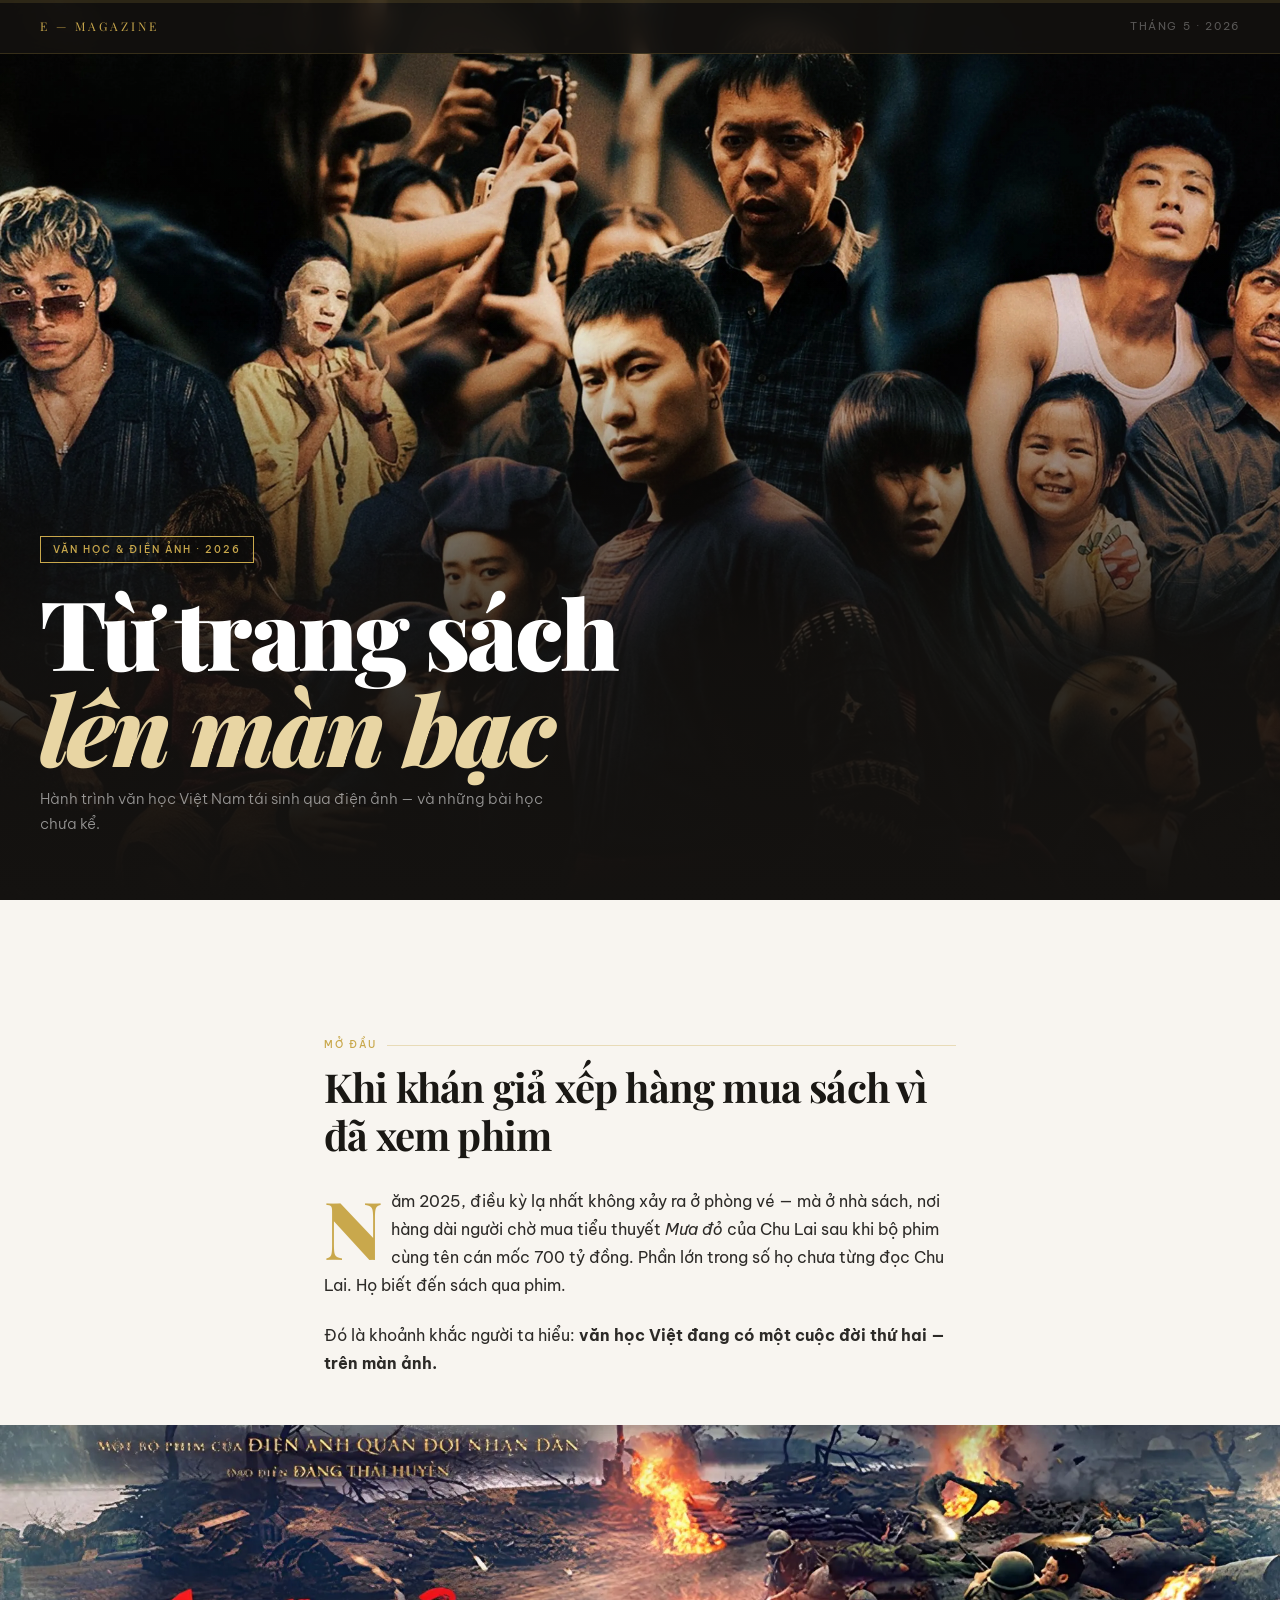
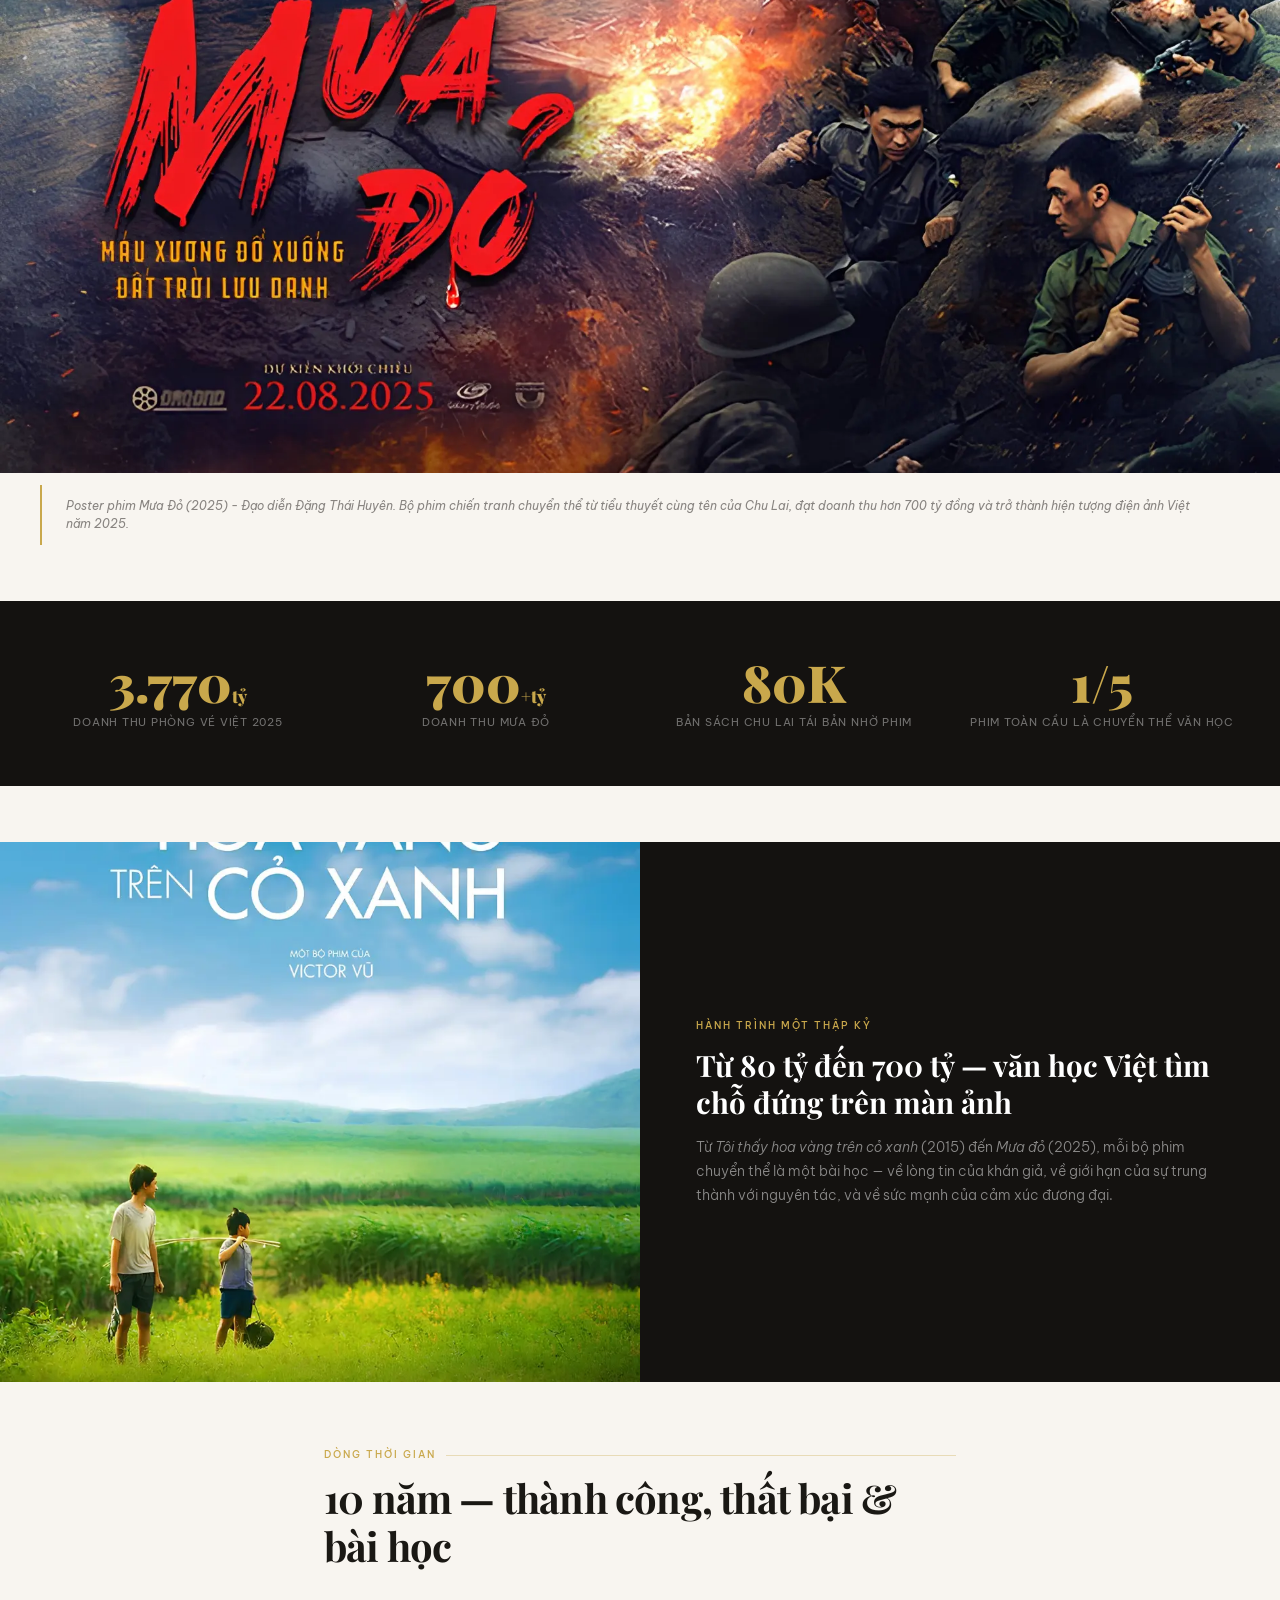
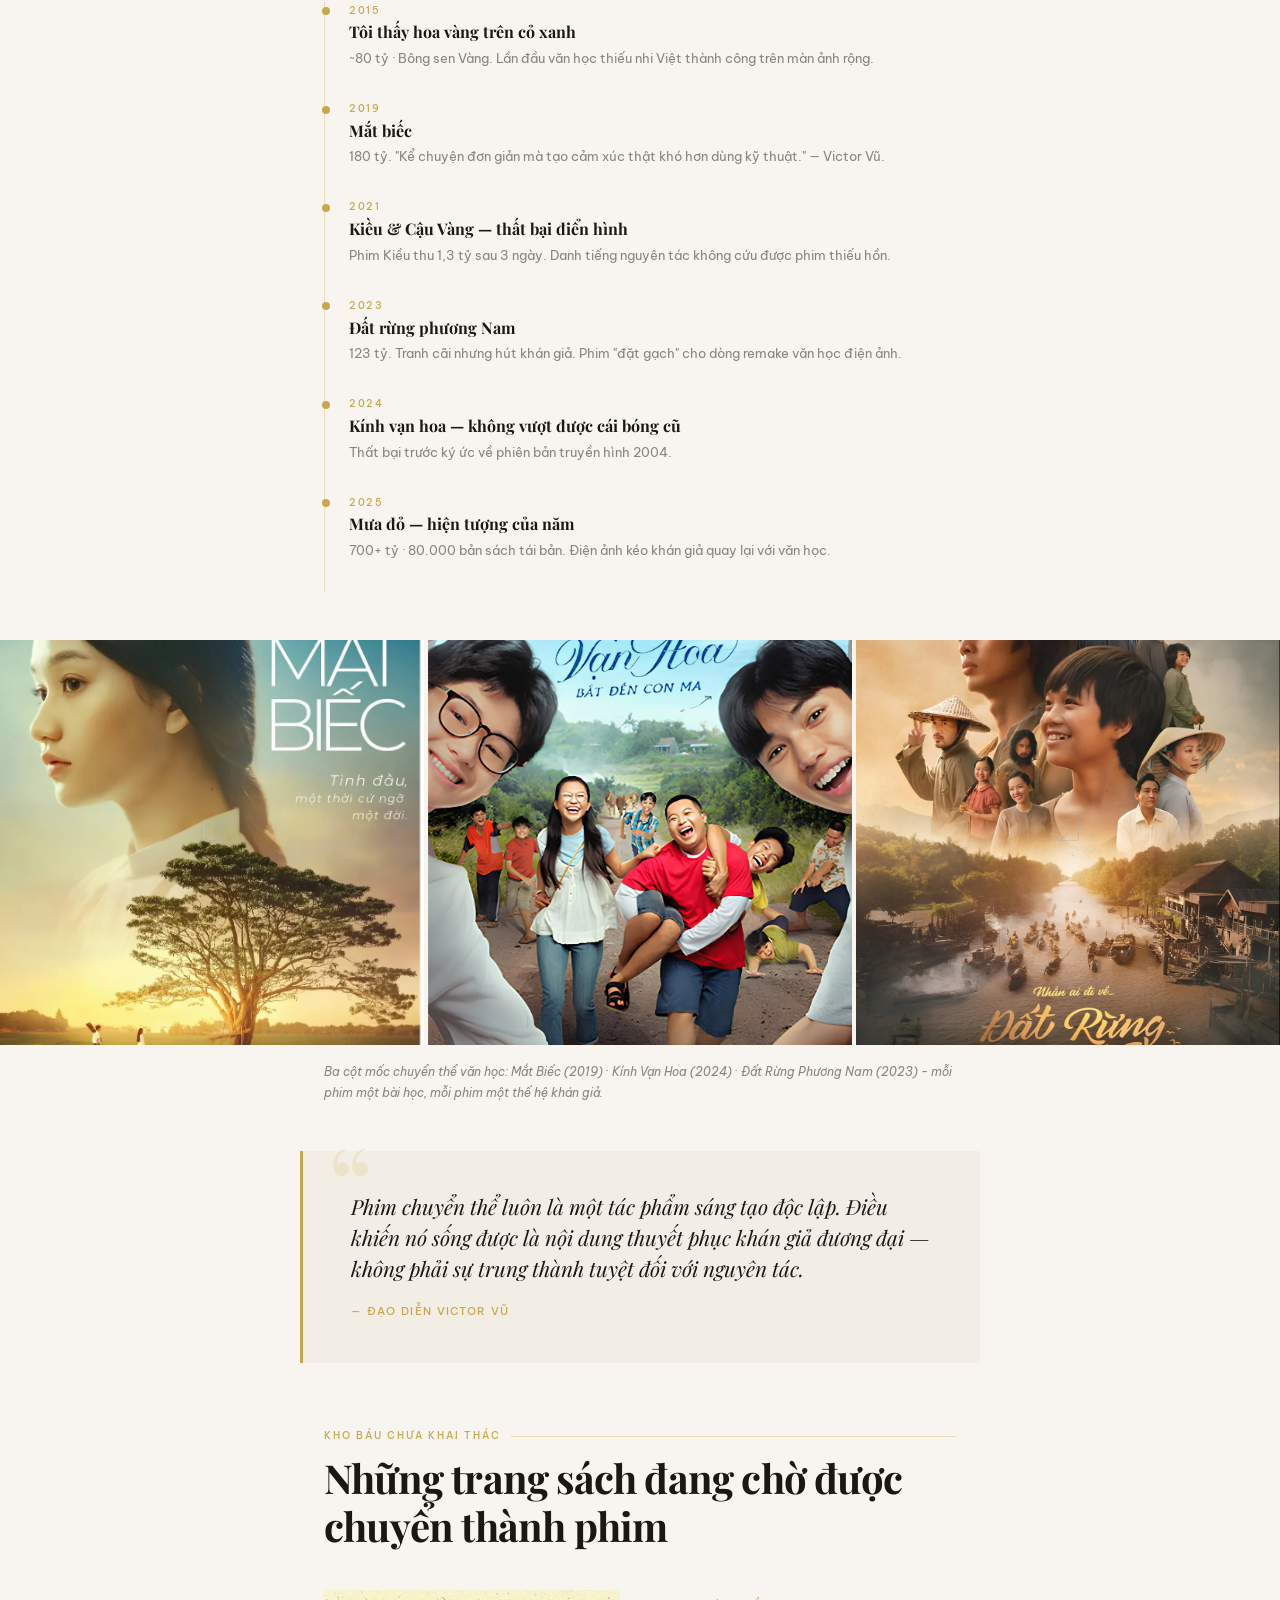
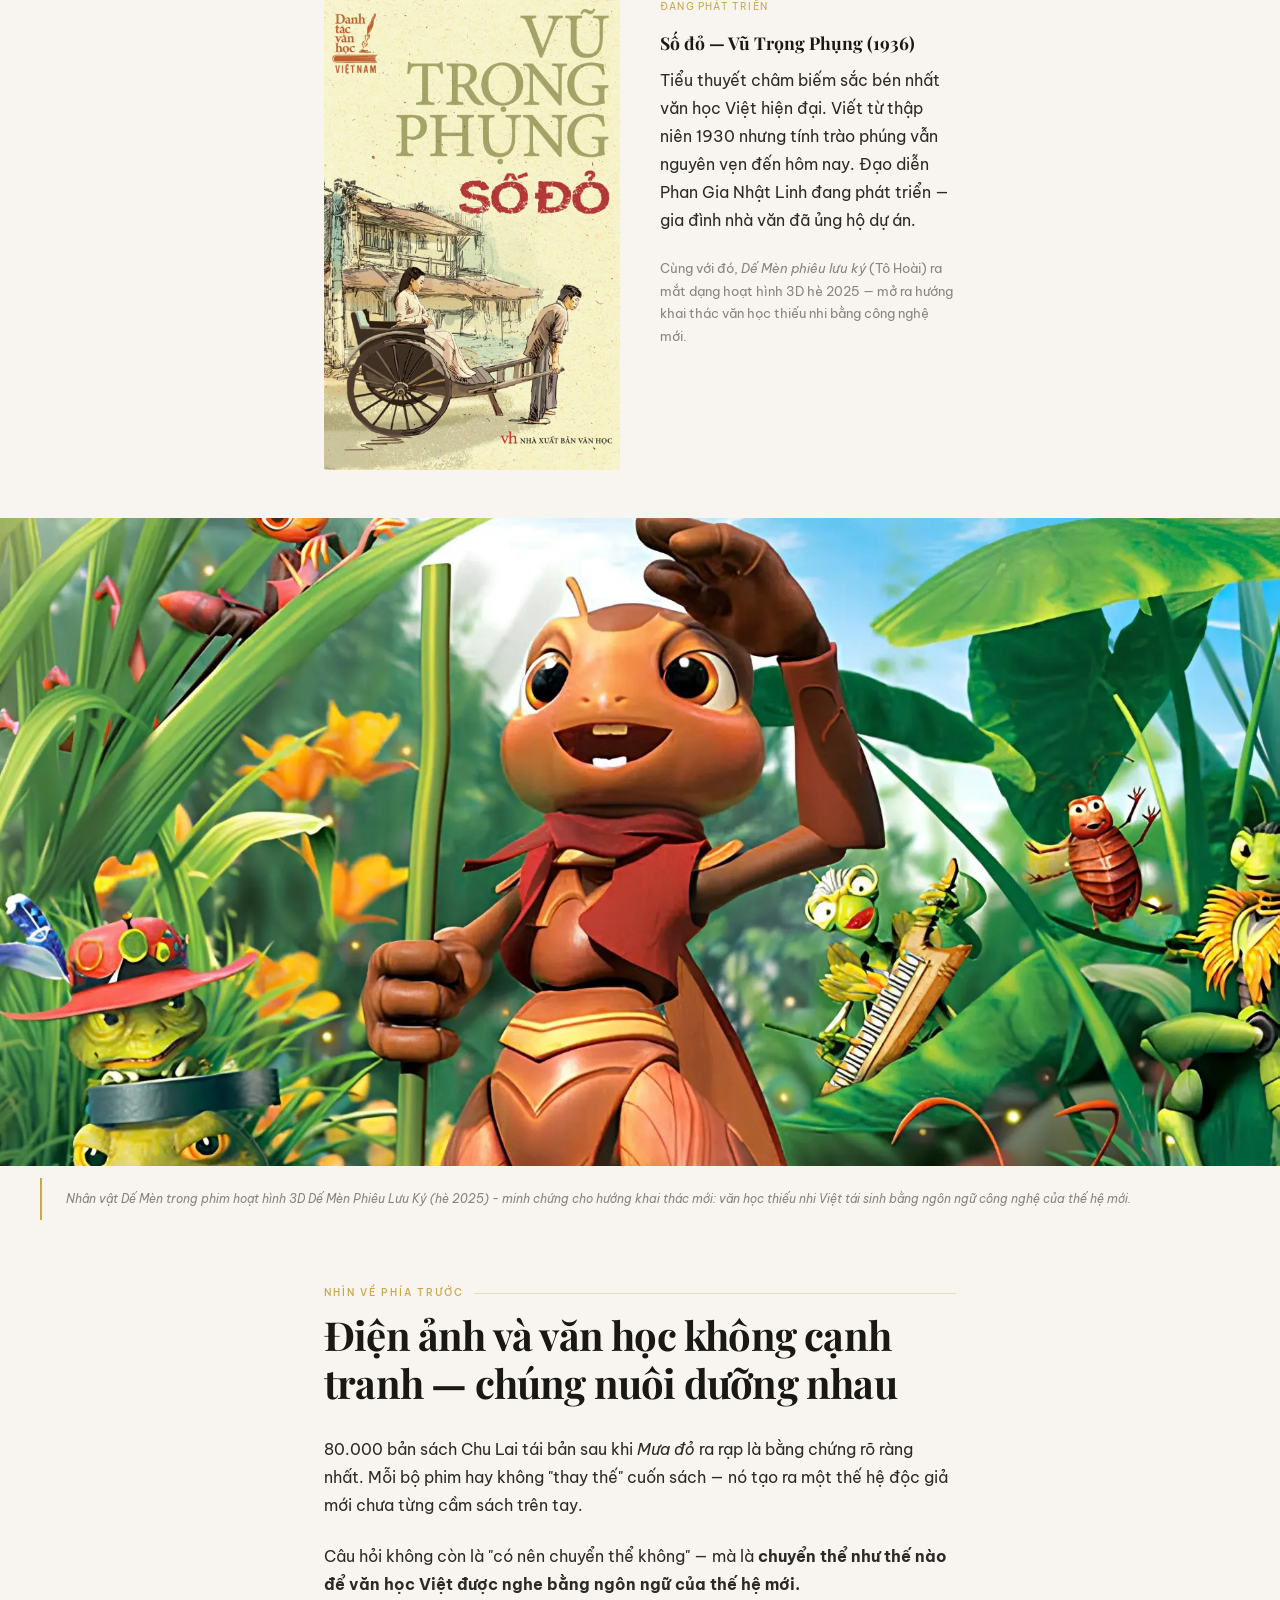
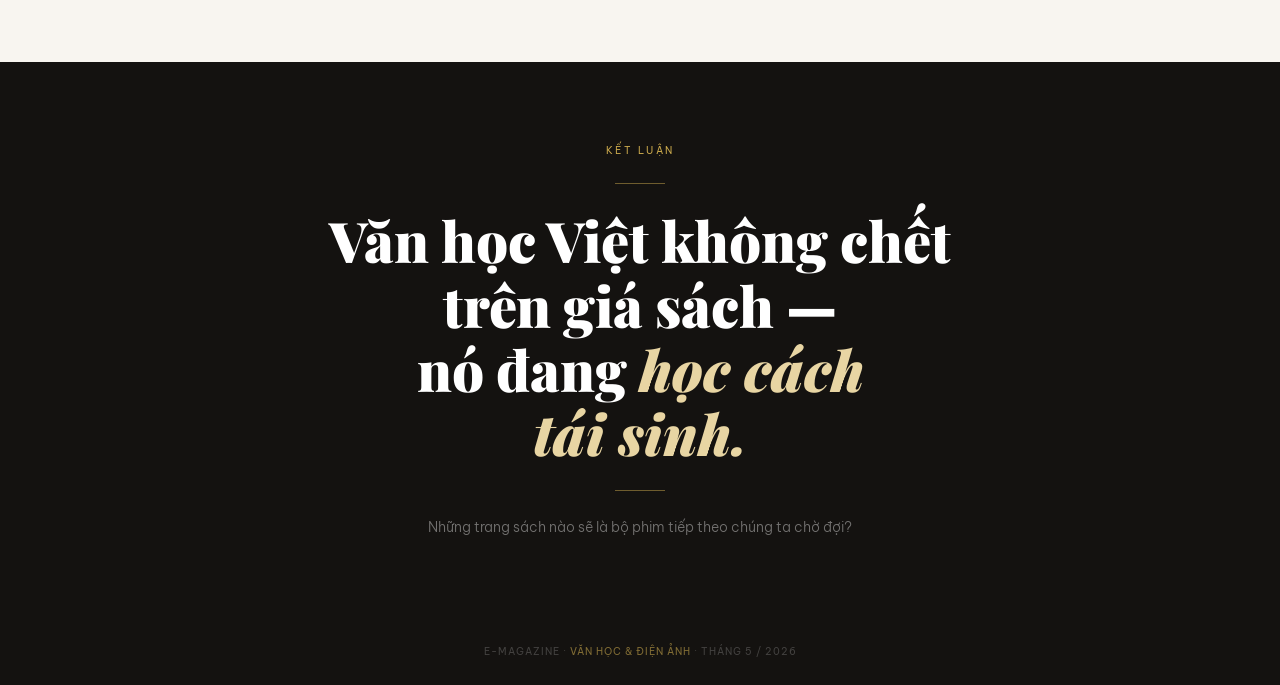
<file: index.html>
<!DOCTYPE html>
<html lang="vi">
<head>
<meta charset="UTF-8">
<meta name="viewport" content="width=device-width, initial-scale=1.0">
<title>Từ Trang Sách Lên Màn Bạc — E-Magazine</title>
<link href="https://fonts.googleapis.com/css2?family=Playfair+Display:ital,wght@0,400;0,700;0,900;1,400;1,700&family=Be+Vietnam+Pro:wght@300;400;500;600&display=swap" rel="stylesheet">
<style>
*, *::before, *::after { box-sizing: border-box; margin: 0; padding: 0; }
:root {
  --gold: #C9A84C;
  --gold-light: #E8D5A3;
  --dark: #141210;
  --ink: #1a1814;
  --body: #2c2a27;
  --muted: #888480;
  --bg: #F8F5F0;
  --cream: #F2EDE5;
  --serif: 'Playfair Display', Georgia, serif;
  --sans: 'Be Vietnam Pro', system-ui, sans-serif;
}
html { scroll-behavior: smooth; }
body { font-family: var(--sans); background: var(--bg); color: var(--ink); font-size: 16px; line-height: 1.75; -webkit-font-smoothing: antialiased; }

/* PROGRESS */
.pbar { position:fixed; top:0; left:0; right:0; height:3px; background:rgba(201,168,76,.15); z-index:999; }
.pfill { height:100%; background:var(--gold); width:0%; transition:width .1s linear; }

/* NAV */
.topnav {
  position:fixed; top:0; left:0; right:0; z-index:100;
  display:flex; justify-content:space-between; align-items:center;
  padding:1rem 2.5rem;
  background:rgba(20,18,16,.85); backdrop-filter:blur(12px);
  border-bottom:.5px solid rgba(201,168,76,.2);
}
.nav-logo { font-family:var(--serif); font-size:12px; letter-spacing:.25em; text-transform:uppercase; color:var(--gold); }
.nav-date { font-size:11px; letter-spacing:.15em; text-transform:uppercase; color:rgba(255,255,255,.3); }

/* HERO */
.hero {
  position:relative; width:100%; height:100vh;
  display:flex; flex-direction:column; justify-content:flex-end;
  overflow:hidden; background:var(--dark);
}
.hero-bg {
  position:absolute; inset:0;
  background:linear-gradient(to bottom, rgba(20,18,16,.2) 0%, rgba(20,18,16,0) 35%, rgba(20,18,16,.85) 72%, #141210 100%);
  z-index:1;
}
.hero-img {
  position:absolute; inset:0; width:100%; height:100%; object-fit:cover;
  display:block;
}
.hero-ph {
  position:absolute; inset:0; display:flex; flex-direction:column;
  align-items:center; justify-content:center; gap:10px;
  color:rgba(255,255,255,.15); z-index:0;
}
.hero-ph svg { width:44px; height:44px; opacity:.4; }
.hero-ph span { font-size:11px; letter-spacing:.15em; text-transform:uppercase; }
.hero-content {
  position:relative; z-index:2;
  padding:0 2.5rem 4rem; max-width:860px;
}
.hero-tag {
  display:inline-block; font-size:10px; letter-spacing:.2em; text-transform:uppercase;
  color:var(--gold); border:.5px solid var(--gold); padding:4px 12px; margin-bottom:1.25rem; font-weight:500;
}
.hero-title {
  font-family:var(--serif); font-size:clamp(3rem,7.5vw,6rem);
  font-weight:900; line-height:1.0; color:#fff; letter-spacing:-.03em; margin-bottom:.75rem;
}
.hero-title em { font-style:italic; color:var(--gold-light); }
.hero-sub { font-size:.95rem; color:rgba(255,255,255,.55); max-width:520px; line-height:1.6; font-weight:300; }

/* ARTICLE COL */
.col { max-width:680px; margin:0 auto; padding:0 1.5rem; }

/* FULL-WIDTH IMG */
.img-full {
  width:100vw; position:relative; left:50%; transform:translateX(-50%);
  margin:3rem 0;
}
.img-full .wrap {
  width:100%; height:72vh; background:#E4DED6;
  display:flex; align-items:center; justify-content:center;
  position:relative; overflow:hidden;
}
.img-full .wrap img { position:absolute; inset:0; width:100%; height:100%; object-fit:cover; }
.img-full .caption {
  padding:.75rem 1.5rem; font-size:12px; color:var(--muted);
  border-left:2px solid var(--gold); margin:.75rem 2.5rem 0; font-style:italic; line-height:1.5;
}

/* HALF IMG + TEXT */
.half-wrap {
  width:100vw; position:relative; left:50%; transform:translateX(-50%);
  display:grid; grid-template-columns:1fr 1fr; margin:3rem 0;
}
.half-img {
  height:60vh; background:#DDD8D0;
  display:flex; align-items:center; justify-content:center;
  position:relative; overflow:hidden;
}
.half-img img { position:absolute; inset:0; width:100%; height:100%; object-fit:cover; }
.half-txt {
  background:var(--dark); padding:3.5rem;
  display:flex; flex-direction:column; justify-content:center;
}
.half-txt .lbl { font-size:10px; letter-spacing:.2em; text-transform:uppercase; color:var(--gold); margin-bottom:.75rem; font-weight:500; }
.half-txt h3 { font-family:var(--serif); font-size:clamp(1.3rem,2.3vw,1.85rem); font-weight:700; color:#fff; line-height:1.25; margin-bottom:1rem; }
.half-txt p { font-size:14px; color:rgba(255,255,255,.5); line-height:1.7; font-weight:300; }

/* SIDE IMG */
.side-wrap { display:grid; grid-template-columns:1fr 1fr; gap:2.5rem; margin:2.5rem 0; align-items:start; }
.side-img {
  height:480px; background:#E4DED6;
  display:flex; align-items:center; justify-content:center;
  position:relative; overflow:hidden; border-radius:2px;
}
.side-img img { position:absolute; inset:0; width:100%; height:100%; object-fit:cover; }
.side-txt { padding-top:.5rem; }
.side-txt h4 { font-family:var(--serif); font-size:1.1rem; font-weight:700; margin-bottom:.5rem; }
.side-txt .meta { font-size:10px; letter-spacing:.12em; text-transform:uppercase; color:var(--gold); margin-bottom:.75rem; }

/* PULL QUOTE */
.pull {
  margin:3rem -1.5rem; padding:2.5rem 3rem;
  border-left:3px solid var(--gold); background:var(--cream); position:relative;
}
.pull::before {
  content:'\201C'; font-family:var(--serif); font-size:7rem;
  color:var(--gold-light); position:absolute; top:-1.5rem; left:1.5rem;
  line-height:1; opacity:.4; pointer-events:none;
}
.pull p { font-family:var(--serif); font-size:1.3rem; font-style:italic; color:var(--ink); line-height:1.5; margin-bottom:.65rem; position:relative; z-index:1; }
.pull cite { font-size:11px; letter-spacing:.12em; text-transform:uppercase; color:var(--gold); font-style:normal; font-weight:500; }

/* SEC HEAD */
.sh { margin:4rem 0 1.75rem; }
.sh .eye { font-size:10px; letter-spacing:.2em; text-transform:uppercase; color:var(--gold); margin-bottom:.6rem; font-weight:500; display:flex; align-items:center; gap:10px; }
.sh .eye::after { content:''; flex:1; height:.5px; background:var(--gold); opacity:.35; }
.sh h2 { font-family:var(--serif); font-size:clamp(1.7rem,3.5vw,2.5rem); font-weight:700; line-height:1.2; letter-spacing:-.02em; }

/* STAT STRIP */
.stats {
  width:100vw; position:relative; left:50%; transform:translateX(-50%);
  background:var(--dark); padding:3.5rem 2.5rem; margin:3.5rem 0;
  display:grid; grid-template-columns:repeat(4,1fr); gap:2rem;
}
.stat { text-align:center; }
.stat .n { font-family:var(--serif); font-size:clamp(2rem,4vw,3.2rem); font-weight:900; color:var(--gold); line-height:1; }
.stat .l { font-size:11px; letter-spacing:.07em; text-transform:uppercase; color:rgba(255,255,255,.4); margin-top:.4rem; line-height:1.4; }

/* GRID 3 */
.g3wrap {
  width:100vw; position:relative; left:50%; transform:translateX(-50%);
  display:grid; grid-template-columns:repeat(3,1fr); gap:4px; margin:3rem 0;
}
.g3 {
  height:45vh; background:#DDD8CF;
  display:flex; align-items:center; justify-content:center;
  position:relative; overflow:hidden;
}
.g3 img { position:absolute; inset:0; width:100%; height:100%; object-fit:cover; }

/* TIMELINE */
.tl-wrap { margin:2rem 0; padding-left:1.5rem; border-left:1px solid rgba(201,168,76,.3); }
.tl { padding-bottom:2rem; position:relative; }
.tl::before { content:''; position:absolute; left:-1.7rem; top:.35em; width:8px; height:8px; border-radius:50%; background:var(--gold); }
.tl .yr { font-size:10px; letter-spacing:.15em; text-transform:uppercase; color:var(--gold); font-weight:500; }
.tl .ev { font-family:var(--serif); font-size:1rem; font-weight:700; color:var(--ink); line-height:1.3; margin:.2rem 0 .3rem; }
.tl .dt { font-size:13px; color:var(--muted); line-height:1.55; }

/* CLOSING */
.closing {
  width:100vw; position:relative; left:50%; transform:translateX(-50%);
  background:var(--dark); padding:5rem 2.5rem; text-align:center; margin-top:4rem;
}
.closing .ce { font-size:10px; letter-spacing:.25em; text-transform:uppercase; color:var(--gold); margin-bottom:1rem; }
.closing h2 { font-family:var(--serif); font-size:clamp(2rem,5vw,3.5rem); font-weight:900; color:#fff; line-height:1.15; max-width:660px; margin:0 auto 1.25rem; }
.closing h2 em { font-style:italic; color:var(--gold-light); }
.closing p { color:rgba(255,255,255,.4); max-width:480px; margin:0 auto; font-size:.9rem; line-height:1.7; font-weight:300; }
.gdiv { width:50px; height:1px; background:var(--gold); margin:1.5rem auto; opacity:.5; }

/* MISC */
p { margin-bottom:1.4rem; color:var(--body); }
p:last-child { margin-bottom:0; }
.drop::first-letter { font-family:var(--serif); font-size:5rem; font-weight:900; float:left; line-height:.8; margin:.1em .1em 0 0; color:var(--gold); }
footer { background:var(--dark); padding:1.5rem 2.5rem; text-align:center; font-size:10px; letter-spacing:.1em; text-transform:uppercase; color:rgba(255,255,255,.2); }
footer span { color:var(--gold); opacity:.6; }

/* placeholder icon shared */
.ph { display:flex; flex-direction:column; align-items:center; gap:8px; pointer-events:none; }
.ph svg { opacity:.4; }
.ph span { font-size:10px; letter-spacing:.12em; text-transform:uppercase; }

@media(max-width:700px){
  .stats { grid-template-columns:1fr 1fr; }
  .half-wrap { grid-template-columns:1fr; }
  .half-img { height:55vw; }
  .g3wrap { grid-template-columns:1fr; }
  .g3 { height:55vw; }
  .side-wrap { grid-template-columns:1fr; }
  .side-img { height:55vw; }
  .hero-content { padding:0 1.25rem 3rem; }
  .topnav { padding:1rem 1.25rem; }
}
</style>
</head>
<body>

<div class="pbar"><div class="pfill" id="pf"></div></div>

<nav class="topnav">
  <div class="nav-logo">E — Magazine</div>
  <div class="nav-date">Tháng 5 · 2026</div>
</nav>

<!-- ━━━━━━━━━━━━━━━━━━━━━━━━━━━━━━━━━━━━━
  HERO
  👉 Thay <img src=""> bằng link ảnh của bạn
     hoặc đặt file ảnh cùng thư mục rồi ghi tên file
━━━━━━━━━━━━━━━━━━━━━━━━━━━━━━━━━━━━━━━ -->
<section class="hero">
  <div class="hero-ph">
  </div>
  <img class="hero-img" src="/images/hero.webp" alt="Hero"><!-- ← ẢNH NỀN HERO -->
  <div class="hero-bg"></div>
  <div class="hero-content">
    <div class="hero-tag">Văn học &amp; Điện ảnh · 2026</div>
    <h1 class="hero-title">Từ trang sách<br><em>lên màn bạc</em></h1>
    <p class="hero-sub">Hành trình văn học Việt Nam tái sinh qua điện ảnh — và những bài học chưa kể.</p>
  </div>
</section>


<!-- ━━━━━━━━━━━━━━━━━━━━━━━━━━━━━━━━━━━━━
  MỞ BÀI
━━━━━━━━━━━━━━━━━━━━━━━━━━━━━━━━━━━━━━━ -->
<div class="col" style="padding-top:4.5rem;">
  <div class="sh">
    <div class="eye">Mở đầu</div>
    <h2>Khi khán giả xếp hàng mua sách vì đã xem phim</h2>
  </div>
  <p class="drop">Năm 2025, điều kỳ lạ nhất không xảy ra ở phòng vé — mà ở nhà sách, nơi hàng dài người chờ mua tiểu thuyết <em>Mưa đỏ</em> của Chu Lai sau khi bộ phim cùng tên cán mốc 700 tỷ đồng. Phần lớn trong số họ chưa từng đọc Chu Lai. Họ biết đến sách qua phim.</p>
  <p>Đó là khoảnh khắc người ta hiểu: <strong>văn học Việt đang có một cuộc đời thứ hai — trên màn ảnh.</strong></p>
</div>


<!-- ━━━━━━━━━━━━━━━━━━━━━━━━━━━━━━━━━━━━━
  ẢNH FULL WIDTH #1
  👉 Thay src="" bằng link / tên file ảnh
━━━━━━━━━━━━━━━━━━━━━━━━━━━━━━━━━━━━━━━ -->
<div class="img-full">
  <div class="wrap">
    <img src="images/anh-full-width.webp" alt=""><!-- ← ẢNH FULL WIDTH -->
    <div class="ph" style="color:#b0aa9f;">
    </div>
  </div>
  <div class="caption">Poster phim Mưa Đỏ (2025) - Đạo diễn Đặng Thái Huyên. Bộ phim chiến tranh chuyển thể từ tiểu thuyết cùng tên của Chu Lai, đạt doanh thu hơn 700 tỷ đồng và trở thành hiện tượng điện ảnh Việt năm 2025.</div>
</div>


<!-- ━━━━━━━━━━━━━━━━━━━━━━━━━━━━━━━━━━━━━
  THỐNG KÊ
━━━━━━━━━━━━━━━━━━━━━━━━━━━━━━━━━━━━━━━ -->
<div class="stats">
  <div class="stat"><div class="n">3.770<small style="font-size:1.1rem">tỷ</small></div><div class="l">Doanh thu phòng vé Việt 2025</div></div>
  <div class="stat"><div class="n">700<small style="font-size:1.1rem">+tỷ</small></div><div class="l">Doanh thu Mưa đỏ</div></div>
  <div class="stat"><div class="n">80K</div><div class="l">Bản sách Chu Lai tái bản nhờ phim</div></div>
  <div class="stat"><div class="n">1/5</div><div class="l">Phim toàn cầu là chuyển thể văn học</div></div>
</div>


<!-- ━━━━━━━━━━━━━━━━━━━━━━━━━━━━━━━━━━━━━
  ẢNH TRÁI + TEXT PHẢI (nền tối)
  👉 Thay src="" trong .half-img img
━━━━━━━━━━━━━━━━━━━━━━━━━━━━━━━━━━━━━━━ -->
<div class="half-wrap">
  <div class="half-img">
    <img src="images/anh-trai.webp" alt=""><!-- ← ẢNH TRÁI -->
    <div class="ph" style="color:#999;">
    </div>
  </div>
  <div class="half-txt">
    <div class="lbl">Hành trình một thập kỷ</div>
    <h3>Từ 80 tỷ đến 700 tỷ — văn học Việt tìm chỗ đứng trên màn ảnh</h3>
    <p>Từ <em>Tôi thấy hoa vàng trên cỏ xanh</em> (2015) đến <em>Mưa đỏ</em> (2025), mỗi bộ phim chuyển thể là một bài học — về lòng tin của khán giả, về giới hạn của sự trung thành với nguyên tác, và về sức mạnh của cảm xúc đương đại.</p>
  </div>
</div>


<!-- ━━━━━━━━━━━━━━━━━━━━━━━━━━━━━━━━━━━━━
  TIMELINE
━━━━━━━━━━━━━━━━━━━━━━━━━━━━━━━━━━━━━━━ -->
<div class="col">
  <div class="sh">
    <div class="eye">Dòng thời gian</div>
    <h2>10 năm — thành công, thất bại &amp; bài học</h2>
  </div>
  <div class="tl-wrap">
    <div class="tl"><div class="yr">2015</div><div class="ev">Tôi thấy hoa vàng trên cỏ xanh</div><div class="dt">~80 tỷ · Bông sen Vàng. Lần đầu văn học thiếu nhi Việt thành công trên màn ảnh rộng.</div></div>
    <div class="tl"><div class="yr">2019</div><div class="ev">Mắt biếc</div><div class="dt">180 tỷ. "Kể chuyện đơn giản mà tạo cảm xúc thật khó hơn dùng kỹ thuật." — Victor Vũ.</div></div>
    <div class="tl"><div class="yr">2021</div><div class="ev">Kiều &amp; Cậu Vàng — thất bại điển hình</div><div class="dt">Phim Kiều thu 1,3 tỷ sau 3 ngày. Danh tiếng nguyên tác không cứu được phim thiếu hồn.</div></div>
    <div class="tl"><div class="yr">2023</div><div class="ev">Đất rừng phương Nam</div><div class="dt">123 tỷ. Tranh cãi nhưng hút khán giả. Phim "đặt gạch" cho dòng remake văn học điện ảnh.</div></div>
    <div class="tl"><div class="yr">2024</div><div class="ev">Kính vạn hoa — không vượt được cái bóng cũ</div><div class="dt">Thất bại trước ký ức về phiên bản truyền hình 2004.</div></div>
    <div class="tl"><div class="yr">2025</div><div class="ev">Mưa đỏ — hiện tượng của năm</div><div class="dt">700+ tỷ · 80.000 bản sách tái bản. Điện ảnh kéo khán giả quay lại với văn học.</div></div>
  </div>
</div>


<!-- ━━━━━━━━━━━━━━━━━━━━━━━━━━━━━━━━━━━━━
  LƯỚI 3 ẢNH
  👉 Thay src="" trong từng .g3 img
━━━━━━━━━━━━━━━━━━━━━━━━━━━━━━━━━━━━━━━ -->
<div class="g3wrap">
  <div class="g3">
    <img src="/images/anh-1.webp" alt=""><!-- ← ẢNH 1 -->
    <div class="ph" style="color:#aaa;"><svg viewBox="0 0 24 24" fill="none" stroke="currentColor" stroke-width="1" width="28" height="28"><rect x="3" y="3" width="18" height="18" rx="2"/><circle cx="8.5" cy="8.5" r="1.5"/><path d="M21 15l-5-5L5 21"/></svg><span>Ảnh 1</span></div>
  </div>
  <div class="g3">
    <img src="/images/anh-2.webp" alt=""><!-- ← ẢNH 2 -->
    <div class="ph" style="color:#aaa;"><svg viewBox="0 0 24 24" fill="none" stroke="currentColor" stroke-width="1" width="28" height="28"><rect x="3" y="3" width="18" height="18" rx="2"/><circle cx="8.5" cy="8.5" r="1.5"/><path d="M21 15l-5-5L5 21"/></svg><span>Ảnh 2</span></div>
  </div>
  <div class="g3">
    <img src="/images/anh-3.webp" alt=""><!-- ← ẢNH 3 -->
    <div class="ph" style="color:#aaa;"><svg viewBox="0 0 24 24" fill="none" stroke="currentColor" stroke-width="1" width="28" height="28"><rect x="3" y="3" width="18" height="18" rx="2"/><circle cx="8.5" cy="8.5" r="1.5"/><path d="M21 15l-5-5L5 21"/></svg><span>Ảnh 3</span></div>
  </div>
</div>
<div class="col"><p style="font-size:12px;color:var(--muted);margin-top:-2rem;margin-bottom:2.5rem;font-style:italic;">Ba cột mốc chuyển thể văn học: Mắt Biếc (2019) · Kính Vạn Hoa (2024) · Đất Rừng Phương Nam (2023) - mỗi phim một bài học, mỗi phim một thế hệ khán giả.</p></div>


<!-- ━━━━━━━━━━━━━━━━━━━━━━━━━━━━━━━━━━━━━
  PULL QUOTE
━━━━━━━━━━━━━━━━━━━━━━━━━━━━━━━━━━━━━━━ -->
<div class="col">
  <div class="pull">
    <p>Phim chuyển thể luôn là một tác phẩm sáng tạo độc lập. Điều khiến nó sống được là nội dung thuyết phục khán giả đương đại — không phải sự trung thành tuyệt đối với nguyên tác.</p>
    <cite>— Đạo diễn Victor Vũ</cite>
  </div>
</div>


<!-- ━━━━━━━━━━━━━━━━━━━━━━━━━━━━━━━━━━━━━
  ẢNH DỌC + TEXT BÊN CẠNH
  👉 Thay src="" trong .side-img img
━━━━━━━━━━━━━━━━━━━━━━━━━━━━━━━━━━━━━━━ -->
<div class="col">
  <div class="sh">
    <div class="eye">Kho báu chưa khai thác</div>
    <h2>Những trang sách đang chờ được chuyển thành phim</h2>
  </div>
  <div class="side-wrap">
    <div class="side-img">
      <img src="/images/anh-doc.webp" alt=""><!-- ← ẢNH DỌC (bìa sách / nhân vật) -->
      <div class="ph" style="color:#aaa;"><svg viewBox="0 0 24 24" fill="none" stroke="currentColor" stroke-width="1" width="28" height="28"><rect x="3" y="3" width="18" height="18" rx="2"/><circle cx="8.5" cy="8.5" r="1.5"/><path d="M21 15l-5-5L5 21"/></svg><span>Ảnh dọc · 3:4</span></div>
    </div>
    <div class="side-txt">
      <div class="meta">Đang phát triển</div>
      <h4>Số đỏ — Vũ Trọng Phụng (1936)</h4>
      <p>Tiểu thuyết châm biếm sắc bén nhất văn học Việt hiện đại. Viết từ thập niên 1930 nhưng tính trào phúng vẫn nguyên vẹn đến hôm nay. Đạo diễn Phan Gia Nhật Linh đang phát triển — gia đình nhà văn đã ủng hộ dự án.</p>
      <p style="font-size:13px;color:var(--muted);">Cùng với đó, <em>Dế Mèn phiêu lưu ký</em> (Tô Hoài) ra mắt dạng hoạt hình 3D hè 2025 — mở ra hướng khai thác văn học thiếu nhi bằng công nghệ mới.</p>
    </div>
  </div>
</div>


<!-- ━━━━━━━━━━━━━━━━━━━━━━━━━━━━━━━━━━━━━
  ẢNH FULL WIDTH #2
  👉 Thay src=""
━━━━━━━━━━━━━━━━━━━━━━━━━━━━━━━━━━━━━━━ -->
<div class="img-full">
  <div class="wrap">
    <img src="/images/full-width.webp" alt=""><!-- ← ẢNH FULL WIDTH 2 -->
    <div class="ph" style="color:#b0aa9f;">
    </div>
  </div>
  <div class="caption">Nhân vật Dế Mèn trong phim hoạt hình 3D Dế Mèn Phiêu Lưu Ký (hè 2025) - minh chứng cho hướng khai thác mới: văn học thiếu nhi Việt tái sinh bằng ngôn ngữ công nghệ của thế hệ mới.</div>
</div>


<!-- ━━━━━━━━━━━━━━━━━━━━━━━━━━━━━━━━━━━━━
  KẾT
━━━━━━━━━━━━━━━━━━━━━━━━━━━━━━━━━━━━━━━ -->
<div class="col">
  <div class="sh">
    <div class="eye">Nhìn về phía trước</div>
    <h2>Điện ảnh và văn học không cạnh tranh — chúng nuôi dưỡng nhau</h2>
  </div>
  <p>80.000 bản sách Chu Lai tái bản sau khi <em>Mưa đỏ</em> ra rạp là bằng chứng rõ ràng nhất. Mỗi bộ phim hay không "thay thế" cuốn sách — nó tạo ra một thế hệ độc giả mới chưa từng cầm sách trên tay.</p>
  <p>Câu hỏi không còn là "có nên chuyển thể không" — mà là <strong>chuyển thể như thế nào để văn học Việt được nghe bằng ngôn ngữ của thế hệ mới.</strong></p>
</div>

<div class="closing">
  <div class="ce">Kết luận</div>
  <div class="gdiv"></div>
  <h2>Văn học Việt không chết trên giá sách —<br>nó đang <em>học cách tái&nbsp;sinh.</em></h2>
  <div class="gdiv"></div>
  <p>Những trang sách nào sẽ là bộ phim tiếp theo chúng ta chờ đợi?</p>
</div>

<footer>E-Magazine · <span>Văn học &amp; Điện ảnh</span> · Tháng 5 / 2026</footer>

<script>
  const pf = document.getElementById('pf');
  window.addEventListener('scroll', () => {
    const h = document.documentElement.scrollHeight - window.innerHeight;
    pf.style.width = (h > 0 ? window.scrollY / h * 100 : 0) + '%';
  }, { passive: true });
</script>
</body>
</html>
</file>
